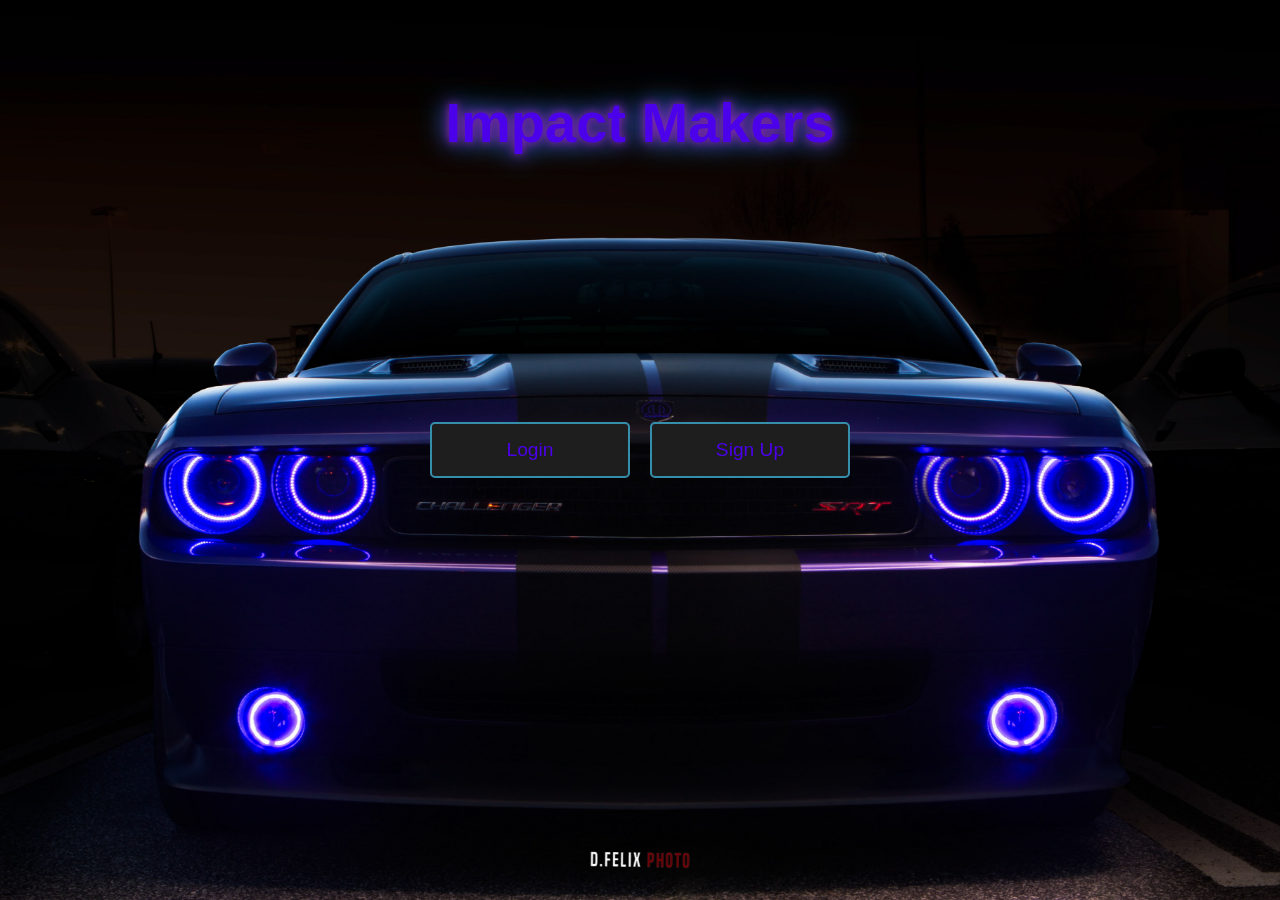
<file: index.html>
<!DOCTYPE html>
<html lang="en">

<head>
    <meta charset="UTF-8">
    <meta name="viewport" content="width=device-width, initial-scale=1.0">
    <title>Impact Makers</title>
    <link rel="stylesheet" href="style/style.css">
</head>

<body>
    <h1>Impact Makers</h1>
    <img src="photos/hellcat.jpg" alt="Background" class="background-image">


    <div class="button-container">
        <a href="index.php" class="btn">Login</a>
        <a href="signup.php" class="btn">Sign Up</a>
    </div>
</body>

</html>
</file>
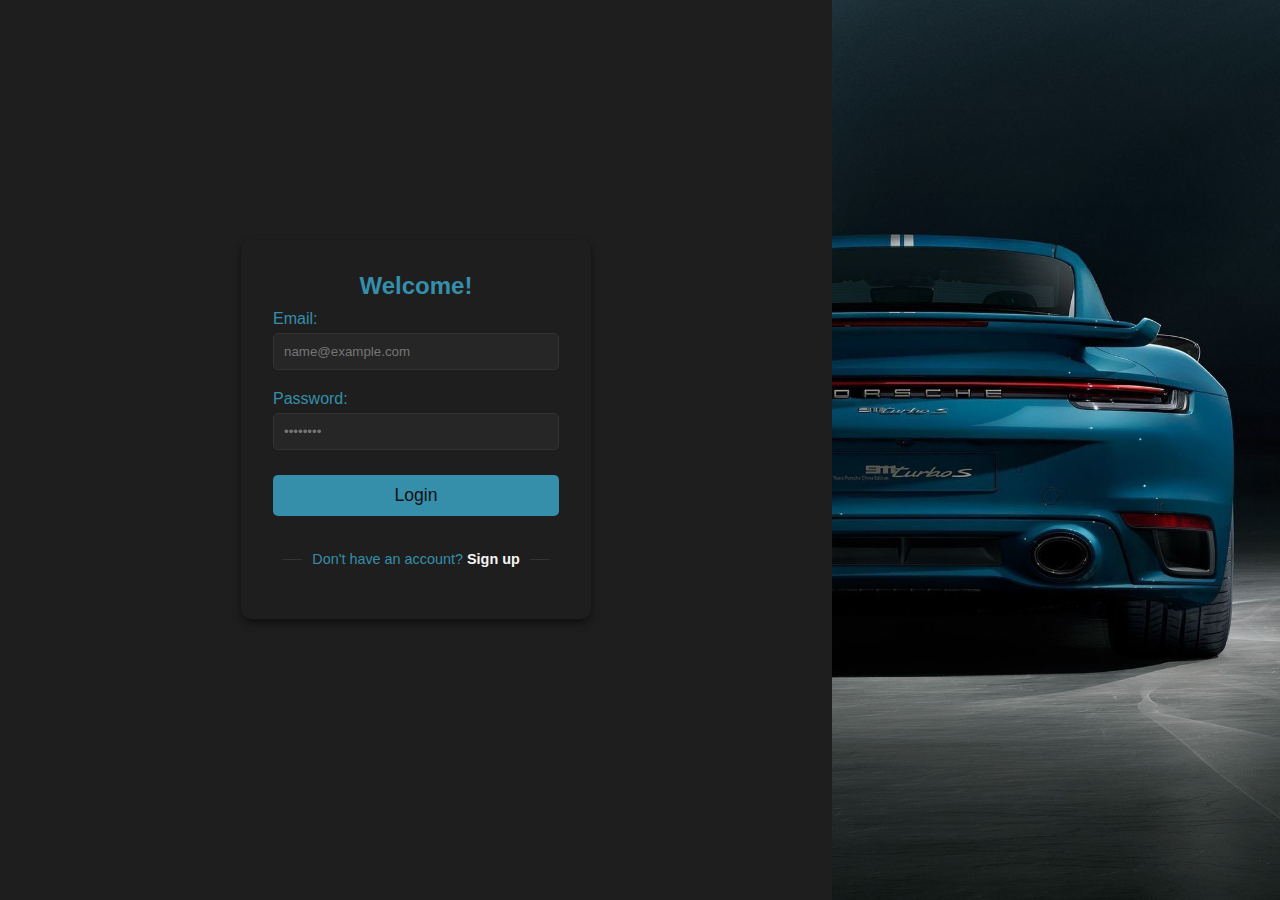
<file: DBFP.html>
<!DOCTYPE html>
<html lang="en">
  <head>
    <title>Login Page</title>
    <style>
      * {
        margin: 0;
        padding: 0;
        box-sizing: border-box;
      }

      body {
        font-family: Arial, sans-serif;
        background-color: #121212;
        color: #358faa;
        display: flex;
        height: 100vh;
      }

      .left-side {
        background-color: #1e1e1e;
        width: 65%;
        display: flex;
        flex-direction: column;
        justify-content: flex-start;
        align-items: center;
      }

      .right-side {
        background-color: #121212;
        width: 35%;
        display: flex;
        justify-content: center;
        align-items: center;
      }

      .right-side img {
        width: 100%;
        height: auto;
        max-height: 100%;
        object-fit: cover;
      }

      .login-box {
        padding: 2em;
        border-radius: 10px;
        width: 350px;
        background-color: #1e1e1e;
        box-shadow: 0 4px 8px rgba(0, 0, 0, 0.5);
        text-align: center;
        margin-top: 240px;
      }

      .login-box h1 {
        font-size: 2em;
        margin-bottom: 20px;
        color: #358faa;
      }

      .login-box label {
        display: block;
        margin: 10px 0 5px;
        text-align: left;
        color: #358faa;
      }

      .login-box input[type="email"],
      .login-box input[type="password"] {
        width: 100%;
        padding: 10px;
        border: 1px solid #333;
        background-color: #262626;
        color: #358faa;
        border-radius: 5px;
        margin-bottom: 10px;
      }

      .login-box button[type="submit"] {
        width: 100%;
        padding: 10px;
        font-size: 1.1em;
        color: #121212;
        background-color: #358faa;
        border: none;
        border-radius: 5px;
        cursor: pointer;
        margin: 15px 0;
      }

      .login-box button[type="submit"]:hover {
        opacity: 0.8;
      }

      .divider {
        display: flex;
        align-items: center;
        justify-content: center;
        color: #358faa;
        font-size: 0.9em;
        margin: 20px 0;
      }

      .divider::before,
      .divider::after {
        content: "";
        flex: 1;
        height: 1px;
        background-color: #333;
        margin: 0 10px;
      }

      .divider a {
        color: whitesmoke;
        text-decoration: none;
        font-weight: bold;
      }
    </style>
  </head>
  <body>
    <div class="left-side">
      <div class="login-box">
        <h2>Welcome!</h2>
        <!-- Form to submit data -->
        <form method="POST" action="DBFP.php">
          <label for="email">Email:</label>
          <input
            type="email"
            id="email"
            name="email"
            placeholder="name@example.com"
            required
          />
          <label for="password">Password:</label>
          <input
            type="password"
            id="password"
            name="password"
            placeholder="••••••••"
            required
          />
          <button type="submit" id="login" href="homep.html">Login</button>
        </form>
        <div class="divider">
          <span>Don't have an account? <a href="homep.html">Sign up</a></span>
        </div>
      </div>
    </div>
    <div class="right-side">
      <img src="photos/Porsche.jpeg" />
    </div>
  </body>
</html>
</file>
<file: style/style.css>
* {
    margin: 0;
    padding: 0;
    box-sizing: border-box;
}

body {
    font-family: Arial, sans-serif;
    background-color: #121212;
    color: #358faa;
    height: 100vh;
    display: flex;
    justify-content: center;
    align-items: center;
    overflow: hidden;
    position: relative;
}

a {
    text-decoration: none;
    color: initial;
}


/* Fullscreen background image */

.background-image {
    position: fixed;
    top: 0;
    left: 0;
    width: 100%;
    height: 100%;
    object-fit: cover;
    z-index: -1;
}

h1 {
    position: absolute;
    top: 50%;
    left: 50%;
    transform: translate(-50%, -50%);
    font-size: 3.5em;
    text-align: center;
    color: #4b01e9;
    text-shadow: 0 0 10px #8b28af, 0 0 20px #6e14bc, 0 0 30px #00bfff;
    transition: all 0.5s ease;
}

.button-container {
    position: absolute;
    top: 100%;
    left: 50%;
    transform: translate(-50%, -50%);
    display: flex;
    flex-direction: row;
    gap: 20px;
    opacity: 0;
    transition: all 0.5s ease;
}

body:hover h1 {
    top: 10%;
    transform: translateX(-50%);
}

body:hover .button-container {
    top: 50%;
    opacity: 1;
}

.btn {
    padding: 15px 40px;
    font-size: 1.2em;
    background-color: #1e1e1e;
    color: #4b01e9;
    border: 2px solid #358faa;
    border-radius: 5px;
    cursor: pointer;
    transition: all 0.3s ease;
    width: 200px;
    text-align: center;
    text-decoration: none;
}

.btn:hover {
    background-color: #358faa;
    color: #121212;
    box-shadow: 0 0 15px #358faa;
}
</file>
